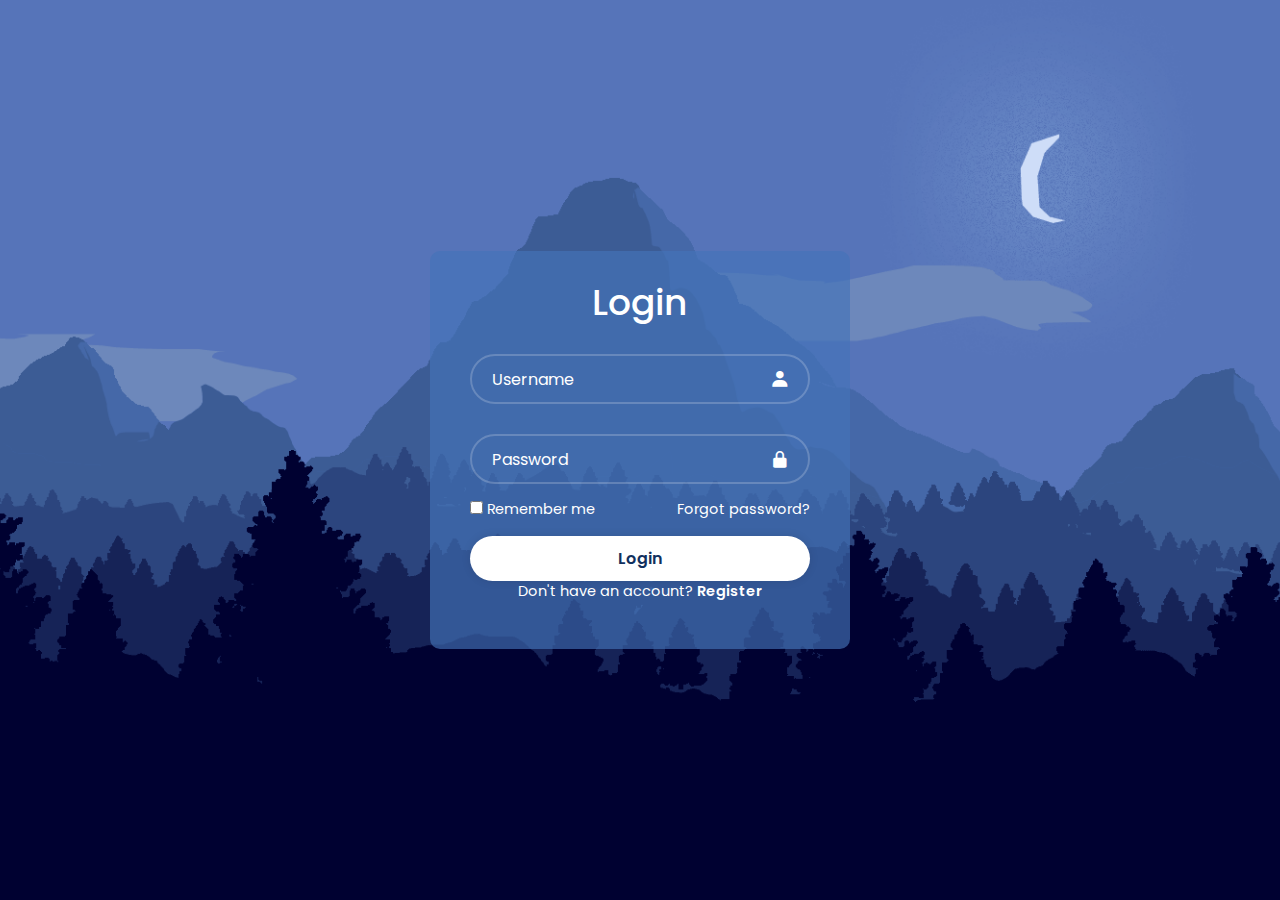
<file: index.html>
<!DOCTYPE html>
<html lang="en">
<head>
<meta charset="UTF-8">
<meta name="viewport" content="width=device-width, initial-scale=1.0">
  <title>SummitSync</title>

  <link rel="preconnect" href="https://fonts.googleapis.com">
  <link rel="preconnect" href="https://fonts.gstatic.com" crossorigin>
  <link href="https://fonts.googleapis.com/css2?family=Lato:ital,wght@0,100;0,300;0,400;0,700;0,900;1,100;1,300;1,400;1,700;1,900&family=Poppins:ital,wght@0,100;0,200;0,300;0,400;0,500;0,600;0,700;0,800;0,900;1,100;1,200;1,300;1,400;1,500;1,600;1,700;1,800;1,900&display=swap" rel="stylesheet">

  <link href="https://cdn.jsdelivr.net/npm/bootstrap@5.3.3/dist/css/bootstrap.min.css" rel="stylesheet" integrity="sha384-QWTKZyjpPEjISv5WaRU9OFeRpok6YctnYmDr5pNlyT2bRjXh0JMhjY6hW+ALEwIH" crossorigin="anonymous">

  <link href='https://unpkg.com/boxicons@2.1.4/css/boxicons.min.css' rel='stylesheet'>

  <link rel="stylesheet" href="style.css">
</head>

<body class = "wrapper">
  <div class="login-container">
      <h1>Login</h1>

      <form action="home.html" method="post">
          <div class="input-box">
            <input type = "text" id="username" name="username" placeholder="Username" required>
            <i class='bx bxs-user'></i>
          </div>

          <div class="input-box">
            <input type = "password" id="password" name="password" placeholder="Password" required>
            <i class='bx bxs-lock-alt'></i>
          </div>

        <div class="remember-forget">
          <label><input type="checkbox"> Remember me</label>
          <a href="#">Forgot password?</a>
        </div>

        <input type = "submit" class = "btn" value="Login" name=""></input>

      </form>



    <div class="register-link">
      <p>Don't have an account?
      <a href="#">Register</a></p>
    </div>
  </div>  

  <script src="https://cdn.jsdelivr.net/npm/bootstrap@5.3.3/dist/js/bootstrap.bundle.min.js" integrity="sha384-YvpcrYf0tY3lHB60NNkmXc5s9fDVZLESaAA55NDzOxhy9GkcIdslK1eN7N6jIeHz" crossorigin="anonymous"></script>
</body>
</html>
</file>
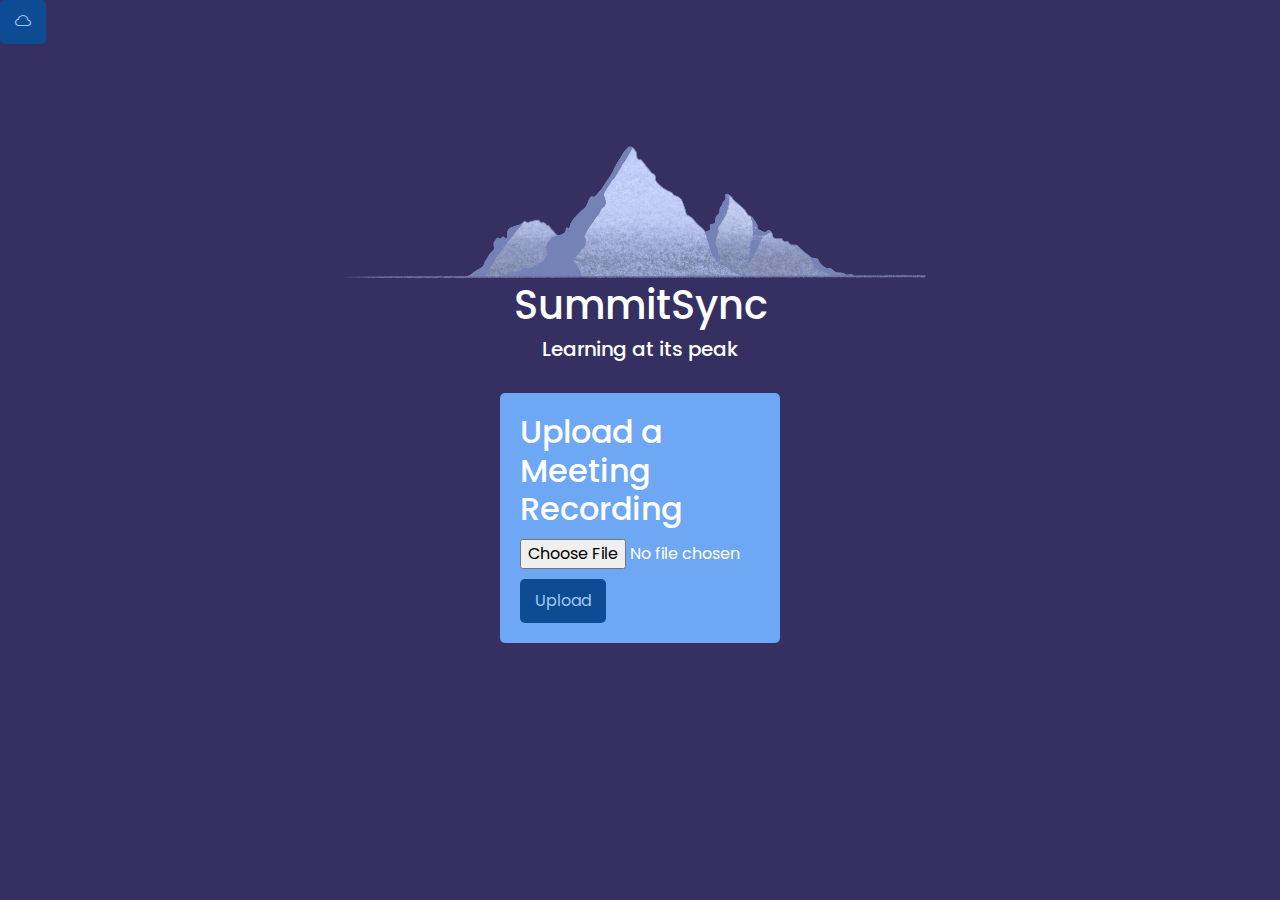
<file: home.html>
<!DOCTYPE html>
<html lang="en">

<head>
  <meta charset="UTF-8">
  <meta name="viewport" content="width=device-width, initial-scale=1.0">
  <title>SummitSync</title>

  <link rel="preconnect" href="https://fonts.googleapis.com">
  <link rel="preconnect" href="https://fonts.gstatic.com" crossorigin>
  <link
    href="https://fonts.googleapis.com/css2?family=Lato:ital,wght@0,100;0,300;0,400;0,700;0,900;1,100;1,300;1,400;1,700;1,900&family=Poppins:ital,wght@0,100;0,200;0,300;0,400;0,500;0,600;0,700;0,800;0,900;1,100;1,200;1,300;1,400;1,500;1,600;1,700;1,800;1,900&display=swap"
    rel="stylesheet">

  <link rel="preconnect" href="https://fonts.googleapis.com">
  <link rel="preconnect" href="https://fonts.gstatic.com" crossorigin>
  <link href="https://fonts.googleapis.com/css2?family=Nunito:ital,wght@0,200..1000;1,200..1000&display=swap"
    rel="stylesheet">

  <link href="https://cdn.jsdelivr.net/npm/bootstrap@5.3.3/dist/css/bootstrap.min.css" rel="stylesheet"
    integrity="sha384-QWTKZyjpPEjISv5WaRU9OFeRpok6YctnYmDr5pNlyT2bRjXh0JMhjY6hW+ALEwIH" crossorigin="anonymous">

  <link rel="stylesheet" href="https://cdn.jsdelivr.net/npm/bootstrap-icons@1.11.3/font/bootstrap-icons.min.css">

  <link rel="stylesheet" href="style.css">
  
</head>

<body>

  <section>

    <div id="menu-prev-section">
      <a class="btn " data-bs-toggle="offcanvas" href="#offcanvasExample" role="button"
        aria-controls="offcanvasExample">
        <i class="bi bi-cloud"></i>
      </a>


      <div class="offcanvas offcanvas-start" tabindex="-1" id="offcanvasExample"
        aria-labelledby="offcanvasExampleLabel">
        <div class="offcanvas-header">
          <h5 class="offcanvas-title" id="offcanvasExampleLabel">SummitSync<i class="bi bi-cloud"></i></h5>
          <button type="button" class="btn-close" data-bs-dismiss="offcanvas" aria-label="Close"></button>
        </div>


        <div class="offcanvas-body">
          <div class="list-group">
            <a href="#" class="list-group-item list-group-item-action" aria-current="true">
              <i class="bi bi-gear-wide-connected"></i> Settings
            </a>
            <a href="index.html" class="list-group-item list-group-item-action"><i class="bi bi-box-arrow-right"></i> Log Out</a>
          </div>


          <div class="list-group " id="previous-recordings">
            <a href="transcript1.html" class="list-group-item list-group-item-action" aria-current="true">
              <i class="bi bi-card-text"></i> Cambrige Science Degree
            </a>
            <a href="#" class="list-group-item list-group-item-action"><i class="bi bi-card-text"></i>
              Stacks</a>
            <a href="#" class="list-group-item list-group-item-action"><i class="bi bi-card-text"></i>
              Practice</a>
            <a href="#" class="list-group-item list-group-item-action"><i class="bi bi-card-text"></i>
              Node Trees</a>
          </div>
        </div>

        <section>
          <div id="bottom-bar">
            <i class="bi bi-cloud"></i>
            <p>SummitSync L.L.C.</p>
          </div>
        </section>

      </div>
    </div>
  </section>


  <section>
    <div id="main-section">
      
      <img src="img/mountain1.png">
      <h1>SummitSync</h1>
      <h5>Learning at its peak</h5>
      <br>
    </div>
  </section>

  <section id="container">
    <div id="upload-section">
      <h2>Upload a Meeting Recording</h2>
      <form id="upload-form" action="transcript1.html" method="post">
        <input class="upload-meeting" type="file" id="meeting-file" name="meeting-file" accept="text/*">
        <button type="submit">Upload</button>
      </form>
    </div>
  </section>



  <script src="https://cdn.jsdelivr.net/npm/bootstrap@5.3.3/dist/js/bootstrap.bundle.min.js"
    integrity="sha384-YvpcrYf0tY3lHB60NNkmXc5s9fDVZLESaAA55NDzOxhy9GkcIdslK1eN7N6jIeHz"
    crossorigin="anonymous"></script>
</body>

</html>
</file>
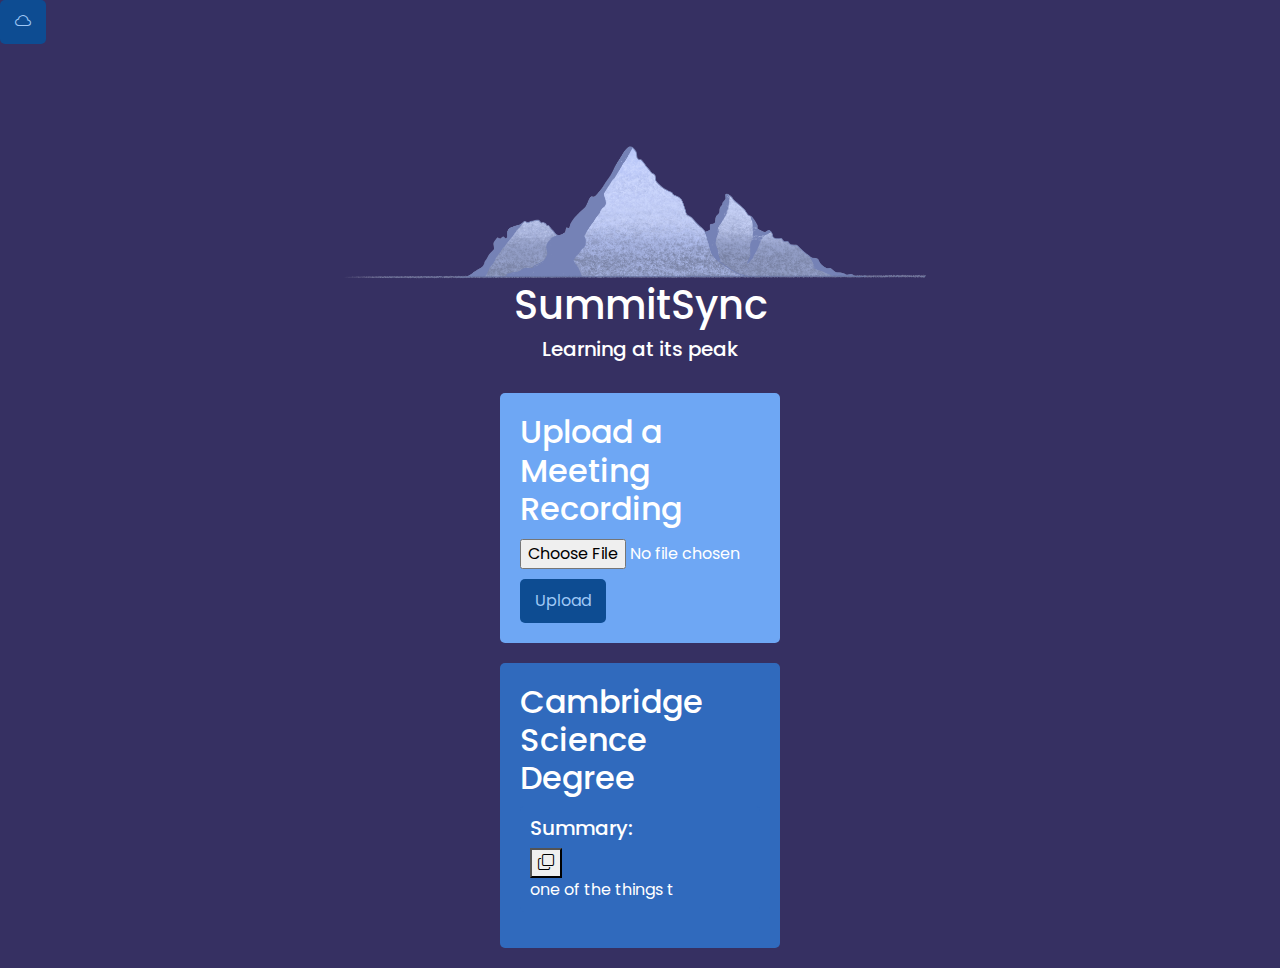
<file: transcript1.html>
<!DOCTYPE html>
<html lang="en">

<head>
  <meta charset="UTF-8">
  <meta name="viewport" content="width=device-width, initial-scale=1.0">
  <title>SummitSync</title>

  <link rel="preconnect" href="https://fonts.googleapis.com">
  <link rel="preconnect" href="https://fonts.gstatic.com" crossorigin>
  <link
    href="https://fonts.googleapis.com/css2?family=Lato:ital,wght@0,100;0,300;0,400;0,700;0,900;1,100;1,300;1,400;1,700;1,900&family=Poppins:ital,wght@0,100;0,200;0,300;0,400;0,500;0,600;0,700;0,800;0,900;1,100;1,200;1,300;1,400;1,500;1,600;1,700;1,800;1,900&display=swap"
    rel="stylesheet">

  <link rel="preconnect" href="https://fonts.googleapis.com">
  <link rel="preconnect" href="https://fonts.gstatic.com" crossorigin>
  <link href="https://fonts.googleapis.com/css2?family=Nunito:ital,wght@0,200..1000;1,200..1000&display=swap"
    rel="stylesheet">

  <link href="https://cdn.jsdelivr.net/npm/bootstrap@5.3.3/dist/css/bootstrap.min.css" rel="stylesheet"
    integrity="sha384-QWTKZyjpPEjISv5WaRU9OFeRpok6YctnYmDr5pNlyT2bRjXh0JMhjY6hW+ALEwIH" crossorigin="anonymous">

  <link rel="stylesheet" href="https://cdn.jsdelivr.net/npm/bootstrap-icons@1.11.3/font/bootstrap-icons.min.css">

  <link rel="stylesheet" href="style.css">
  <link href='https://unpkg.com/boxicons@2.1.4/css/boxicons.min.css' rel='stylesheet'>

</head>

<body>

  <section>

    <div id="menu-prev-section">
      <a class="btn " data-bs-toggle="offcanvas" href="#offcanvasExample" role="button"
        aria-controls="offcanvasExample">
        <i class="bi bi-cloud"></i>
      </a>


      <div class="offcanvas offcanvas-start" tabindex="-1" id="offcanvasExample"
        aria-labelledby="offcanvasExampleLabel">
        <div class="offcanvas-header">
          <h5 class="offcanvas-title" id="offcanvasExampleLabel">SummitSync<i class="bi bi-cloud"></i></h5>
          <button type="button" class="btn-close" data-bs-dismiss="offcanvas" aria-label="Close"></button>
        </div>


        <div class="offcanvas-body">
          <div class="list-group">
            <a href="#" class="list-group-item list-group-item-action" aria-current="true">
              <i class="bi bi-gear-wide-connected"></i> Settings
            </a>
            <a href="index.html" class="list-group-item list-group-item-action"><i class="bi bi-box-arrow-right"></i> Log Out</a>
          </div>


          <div class="list-group " id="previous-recordings">
            <a href="#" class="list-group-item list-group-item-action" aria-current="true">
              <i class="bi bi-card-text"></i> Cambrige Science Degree
            </a>
            <a href="#" class="list-group-item list-group-item-action"><i class="bi bi-card-text"></i>
              Stacks</a>
            <a href="log-in.html" class="list-group-item list-group-item-action"><i class="bi bi-card-text"></i>
              Practice</a>
            <a href="#" class="list-group-item list-group-item-action"><i class="bi bi-card-text"></i>
              Node Trees</a>
          </div>
        </div>

        <section>
          <div id="bottom-bar">
            <i class="bi bi-cloud"></i>
            <p>SummitSync L.L.C.</p>
          </div>
        </section>

      </div>
    </div>
  </section>


  <section>
    <div id="main-section">
      <img src="img/mountain1.png">
      <h1>SummitSync</h1>
      <h5>Learning at its peak</h5>
      <br>
    </div>
  </section>

  <section id="container">
    <div id="upload-section">
      <h2>Upload a Meeting Recording</h2>
      <form id="upload-form">
        <input class="upload-meeting" type="file" id="meeting-file" name="meeting-file" accept="audio/*">
        <button type="submit">Upload</button>
      </form>
    </div>
  </section>

  <section id="container">
    <div id="summary-section">
      <h2>Cambridge Science Degree</h2>
      <ul id="summary-list">
        <li id="summary-list-item">
          <h5>Summary:</h5>
          <button id="copyBtn"><i class="bi bi-copy"></i></button>
          <div class="text"></div>
        </li>
      </ul>
    </div>
  </section>


  <!-- <section>
    <footer id="footer-section">
      <h4>© made by Aby, Carla, Neil, Sebastian</h4>
    </footer>
  </section> -->



  <script>
    const div = document.querySelector(".text");

    fetch('text/transcription.txt')
      .then(response => response.text())
      .then(data => {
        // Now we have the text data, we can assign it to a const variable
        const text = data;
        // Call the typing effect function here, where 'text' is defined and has content
        textTypingEffect(div, text);
      })
      .catch(error => {
        console.error('Error fetching the text file:', error);
      });

    function textTypingEffect(element, text, i = 0) {
      if (i < text.length) {
        element.textContent += text[i];
        setTimeout(() => textTypingEffect(element, text, i + 1), 40);
      }
    }
  </script>


  <script src="https://cdn.jsdelivr.net/npm/bootstrap@5.3.3/dist/js/bootstrap.bundle.min.js"
    integrity="sha384-YvpcrYf0tY3lHB60NNkmXc5s9fDVZLESaAA55NDzOxhy9GkcIdslK1eN7N6jIeHz"
    crossorigin="anonymous"></script>
</body>

</html>
</file>
<file: style.css>
body {
  font-family: "Poppins", sans-serif;
  font-weight: 400;
  font-style: normal;
  background-color:#363062;
  color:white;
    margin: 0;
    box-sizing: border-box;
}

#menu-prev-section .btn{
  background-color:#0D4C92;
}

#menu-prev-section .btn:hover{
  background-color:#1266c5;
  color:#86B6F6;
}
.offcanvas{
  font-family: "Poppins", sans-serif;
  color:white;
  background-color:#7286D3
}

.offcanvas a{
  font-family: "Poppins", sans-serif;
  color:white;
  background:transparent;
  border:none;
  transition-duration: .5s;
  
}

.offcanvas a:hover{
  background-color:#1266c5;
}

#previous-recordings{
  bottom:0;
  padding-top:30px;
}

.borderless a {
    border-top: none;
}

#bottom-bar{
  background-color:#7286D3;
  border-radius:0%;
  width:100%;
  height: 8vh;
  text-align:center;
}

#main-section{
  text-align:center;
  /* background-image:url("img/cloud.gif");
  background-size:cover;
  background-position:center; */
}

#main-section img{
  width:600px;
  /* transform: */
}


.container{
  background-color: black;
  padding: 20px 50%;
}

#upload-section{
  margin: 0px 500px;
  background-color: #6ea7f4;
  /* border: 1px solid #ddd; */
  border-radius: 5px;
  padding:20px;
}



 #summary-section {
   margin: 20px 500px;
   background-color:#306ABD;
   /* border: 1px solid #ddd; */
   border-radius: 5px;
  padding:20px;
}



#upload-form {
    margin-top: 10px;
}

#upload-form input[type="file"] {
    margin-bottom: 10px;
}

#upload-form button {
    background-color: #0D4C92;
    color: #9fc8f6;
    padding: 10px 15px;
    border: none;
    border-radius: 5px;
    cursor: pointer;
}

#upload-form button:hover {
    background-color: #1266c5;
}

#summary-list {
    list-style-type: none;
    padding: 0;
}

#summary-list li {
    margin-bottom: 10px;
    padding: 10px;
    background-color: #306ABD !important;
    border-radius: 5px;
}





#footer-section{
  bottom:0;
}

.btn{
  background-color: #0D4C92;
  color: #9fc8f6;
  padding: 10px 15px;
  border: none;
  border-radius: 5px;
  cursor: pointer;
}

.wrapper{
  display: flex;
  justify-content: center;
  align-items: center;
  min-height: 100vh;
  background-size:cover;
  background-position: center;
  background-image: url("img/mountain2-login.gif");
}

.login-container{
  width: 420px;
  background-color: rgba(67,115,184,.65);
  border-radius: 10px;
  padding: 30px 40px;
  color: #fff;
}

.wrapper h1{
  font-size: 36px;
  text-align: center;
  color: #fff;
}

.wrapper .input-box{
  position: relative;
  width: 100%;
  height: 50px;
  margin: 30px 0;
}

.input-box input{
  width: 100%;
  height: 100%;
  background: transparent;
  border: none;
  outline: none;
  border: 2px solid rgba(255,255,255,0.2);
  border-radius: 40px;
  font-size: 16px;
  color: #fff;
  padding: 20px 45px 20px 20px;
}

.input-box input::placeholder{
  color: #fff
}

.input-box i{
  position: absolute;
  right: 20px;  
  top: 50%;
  transform: translateY(-50%);
  font-size: 20px;
}

.wrapper .remember-forget{
  display: flex;
  justify-content: space-between;
  font-size: 14.5px;
  margin: -15px 0 15px;
}

.remember-forget label input{
  accent-color: #fff
  margin-right: 3px;
}

.remember-forget a{
  color: #fff;
  text-decoration: none;
}

.remember-forget a:hover{
  text-decoration: underline;
}

.wrapper .btn{
  width: 100%;
  height: 45px;
  background: #fff;
  border: none;
  outline: none;
  border-radius: 40px;
  box-shadow: 0 0 10px rgba(0,0,0,0.1);
  cursor: pointer;
  font-size: 16px;
  color: #11305E;
  font-weight: 600;
}

.wrapper .register-link{
  font-size: 14.5px;
  text-align: center;
  margin-top: 20px 0 15px;
}

.register-link p a{
  color: #fff;
  text-decoration: none;
  font-weight: 600;
}

.register-link p a:hover{
  text-decoration: underline;
}

.copyBtn{
  background-color: #0D4C92;
  box-shadow: 0 0 10px rgba(0,0,0,0.1);
  cursor: pointer;
}

.copyBtn:hover{
  background-color: #1266c5;
}
</file>
